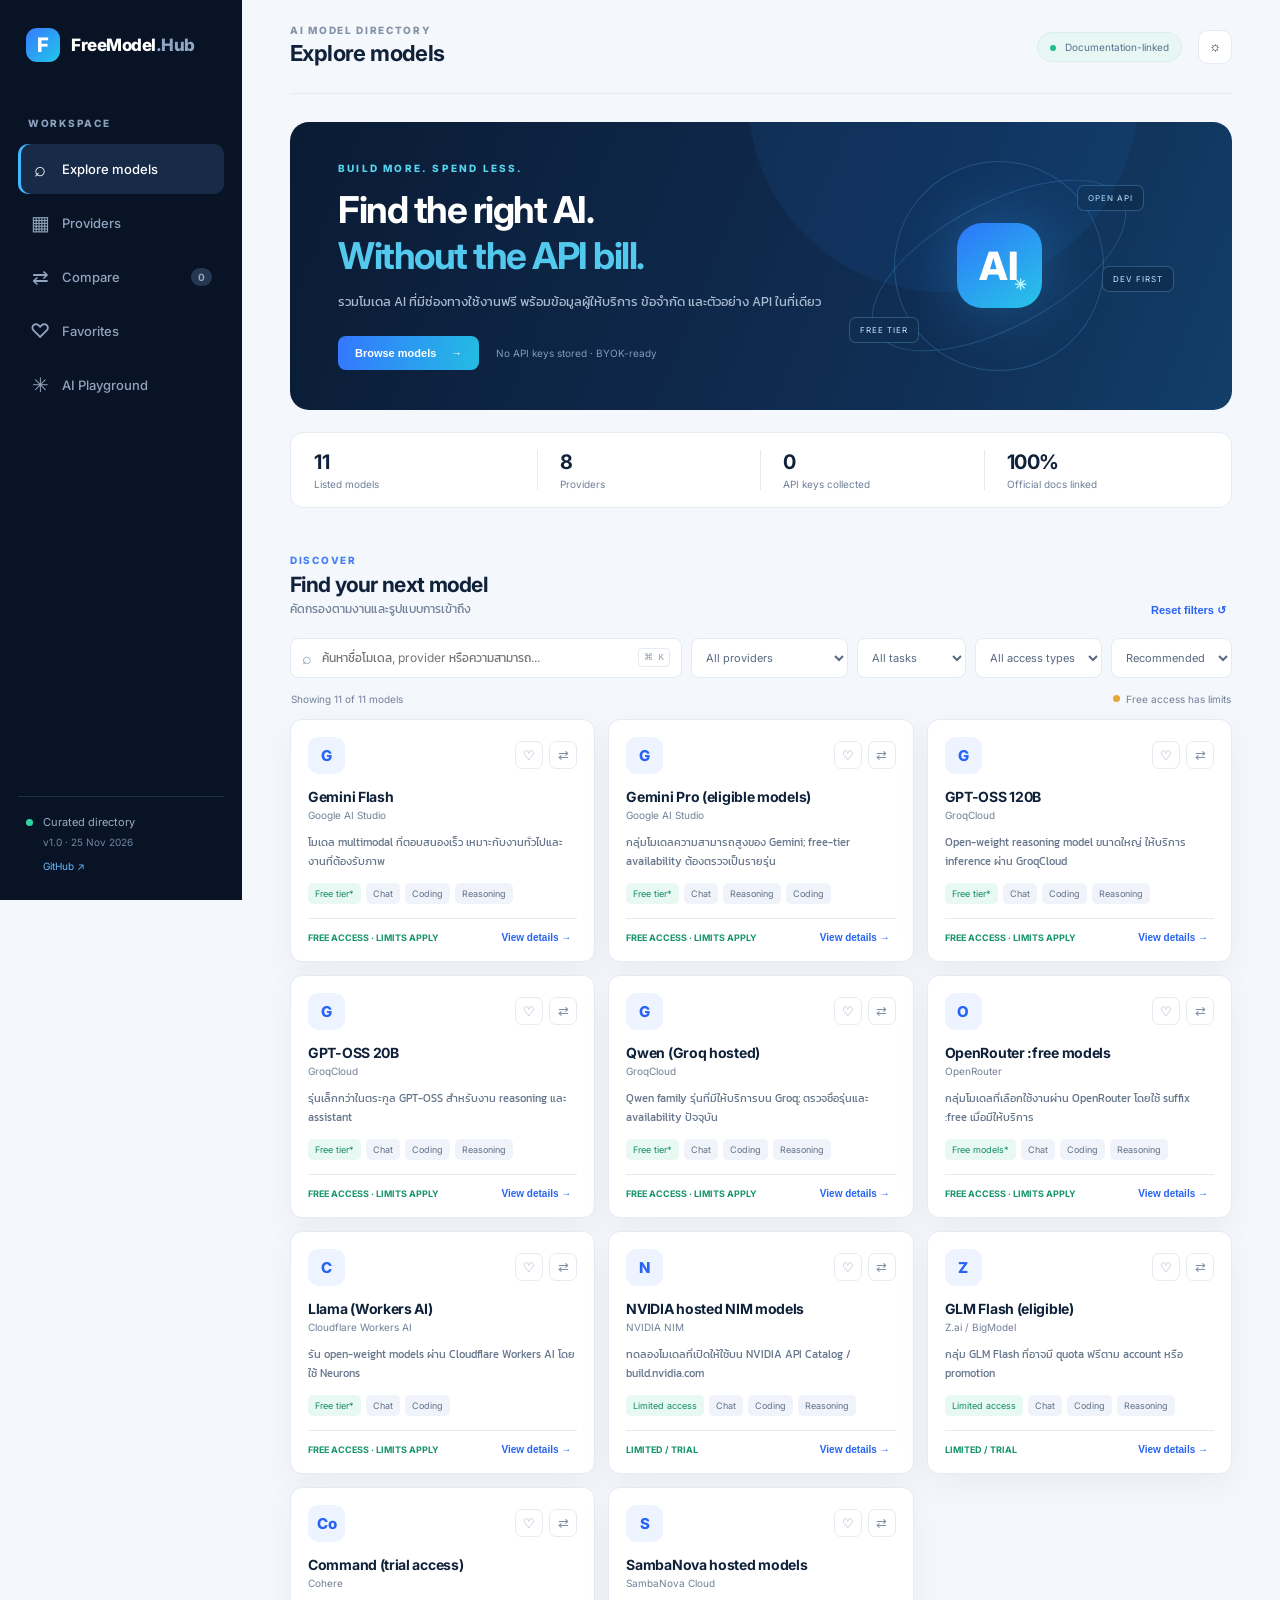
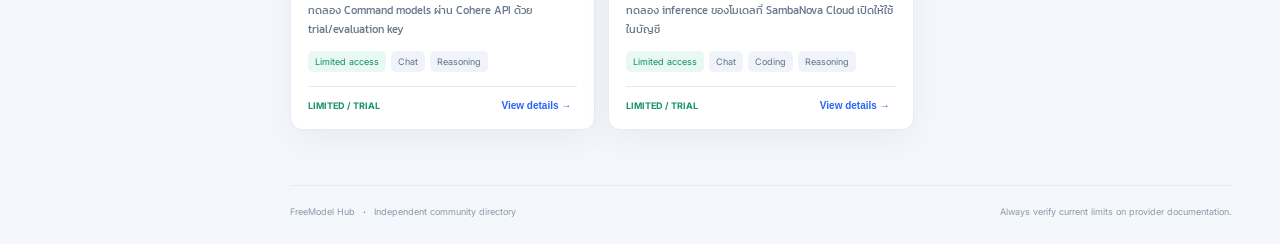
<file: index.html>
<!doctype html>
<html lang="th">
<head>
<meta charset="UTF-8"><meta name="viewport" content="width=device-width, initial-scale=1">
<meta name="theme-color" content="#081426"><meta name="description" content="ค้นหาและเปรียบเทียบ AI models ที่มี free tier พร้อม API และเอกสารทางการ">
<title>FreeModel Hub — Discover free AI APIs</title><link rel="preconnect" href="https://fonts.googleapis.com"><link rel="preconnect" href="https://fonts.gstatic.com" crossorigin><link href="https://fonts.googleapis.com/css2?family=Kanit:wght@300;400;500;600;700&family=Inter:wght@400;500;600;700;800&display=swap" rel="stylesheet"><link rel="stylesheet" href="styles.css">
</head>
<body><div class="app-shell">
<aside class="sidebar"><a class="brand" href="#"><span class="brand-mark">F</span><span>FreeModel<span class="brand-light">.Hub</span></span></a>
<div class="side-label">WORKSPACE</div><button class="nav active" data-view="explore"><span>⌕</span> Explore models</button><button class="nav" data-view="providers"><span>▦</span> Providers</button><button class="nav" data-view="compare"><span>⇄</span> Compare <b id="compare-count">0</b></button><button class="nav" data-view="saved"><span>♡</span> Favorites</button><a class="nav" href="playground.html" style="text-decoration:none"><span>✳</span> AI Playground</a>
<div class="side-bottom"><div class="status-dot"></div><span>Curated directory</span><small>v1.0 · 25 Nov 2026</small><a href="https://github.com/IAMAN1/FreeModel-Hub" target="_blank" rel="noreferrer">GitHub ↗</a></div></aside>
<main class="main"><header class="topbar"><div><div class="eyebrow">AI MODEL DIRECTORY</div><h1 id="page-title">Explore models</h1></div><div class="top-actions"><span class="live-pill"><i></i> Documentation-linked</span><button class="theme-btn" id="theme-toggle" aria-label="Toggle theme">☼</button></div></header>
<section class="hero"><div class="hero-copy"><div class="hero-kicker">BUILD MORE. SPEND LESS.</div><h2>Find the right AI.<br><em>Without the API bill.</em></h2><p>รวมโมเดล AI ที่มีช่องทางใช้งานฟรี พร้อมข้อมูลผู้ให้บริการ ข้อจำกัด และตัวอย่าง API ในที่เดียว</p><div class="hero-actions"><button class="primary" id="browse-btn">Browse models <span>→</span></button><span class="hero-note">No API keys stored · BYOK-ready</span></div></div><div class="hero-art"><div class="orbit orbit-one"></div><div class="orbit orbit-two"></div><div class="core">AI<span>✳</span></div><div class="float-tag tag-a">OPEN API</div><div class="float-tag tag-b">FREE TIER</div><div class="float-tag tag-c">DEV FIRST</div></div></section>
<section class="stats"><div><strong id="model-total">—</strong><span>Listed models</span></div><div><strong id="provider-total">—</strong><span>Providers</span></div><div><strong>0</strong><span>API keys collected</span></div><div><strong>100%</strong><span>Official docs linked</span></div></section>
<section class="content-area" id="explore-view"><div class="section-heading"><div><div class="eyebrow">DISCOVER</div><h2>Find your next model</h2><p>คัดกรองตามงานและรูปแบบการเข้าถึง</p></div><button class="text-btn" id="reset-filters">Reset filters ↺</button></div>
<div class="toolbar"><label class="search"><span>⌕</span><input id="search" placeholder="ค้นหาชื่อโมเดล, provider หรือความสามารถ..." autocomplete="off"><kbd>⌘ K</kbd></label><select id="provider-filter"><option value="">All providers</option></select><select id="task-filter"><option value="">All tasks</option><option>Chat</option><option>Coding</option><option>Reasoning</option><option>Vision</option><option>Audio</option><option>Embeddings</option></select><select id="access-filter"><option value="">All access types</option><option value="hosted">Hosted free tier</option><option value="aggregator">Aggregator</option><option value="open">Open weights</option><option value="trial">Trial / limited</option></select><select id="sort"><option value="recommended">Recommended</option><option value="name">Name A–Z</option><option value="provider">Provider</option></select></div>
<div class="results-line"><span id="result-count">Showing models</span><span class="legend"><i></i> Free access has limits</span></div><div class="model-grid" id="model-grid"></div><div class="empty hidden" id="empty">No models match these filters. Try changing your search.</div></section>
<section class="content-area hidden" id="providers-view"><div class="section-heading"><div><div class="eyebrow">ECOSYSTEM</div><h2>Provider directory</h2><p>แพลตฟอร์มที่มี free tier, free access หรือ trial ตามเงื่อนไข</p></div></div><div class="provider-grid" id="provider-grid"></div></section>
<section class="content-area hidden" id="saved-view"><div class="section-heading"><div><div class="eyebrow">YOUR COLLECTION</div><h2>Favorite models</h2><p>บันทึกไว้ในเบราว์เซอร์ของคุณเท่านั้น</p></div></div><div class="model-grid" id="saved-grid"></div></section>
<section class="content-area hidden" id="compare-view"><div class="section-heading"><div><div class="eyebrow">SIDE BY SIDE</div><h2>Compare models</h2><p>เลือกโมเดลจากหน้า Explore ได้สูงสุด 3 รายการ</p></div><button class="text-btn" id="clear-compare">Clear all</button></div><div id="compare-table-wrap"></div></section>
<footer><span>FreeModel Hub <b>·</b> Independent community directory</span><span>Always verify current limits on provider documentation.</span></footer>
</main></div>
<div class="modal-backdrop hidden" id="modal"><article class="modal"><button class="modal-close" id="modal-close">×</button><div id="modal-content"></div></article></div>
<div class="toast" id="toast"></div><script src="app.js"></script></body></html>
</file>
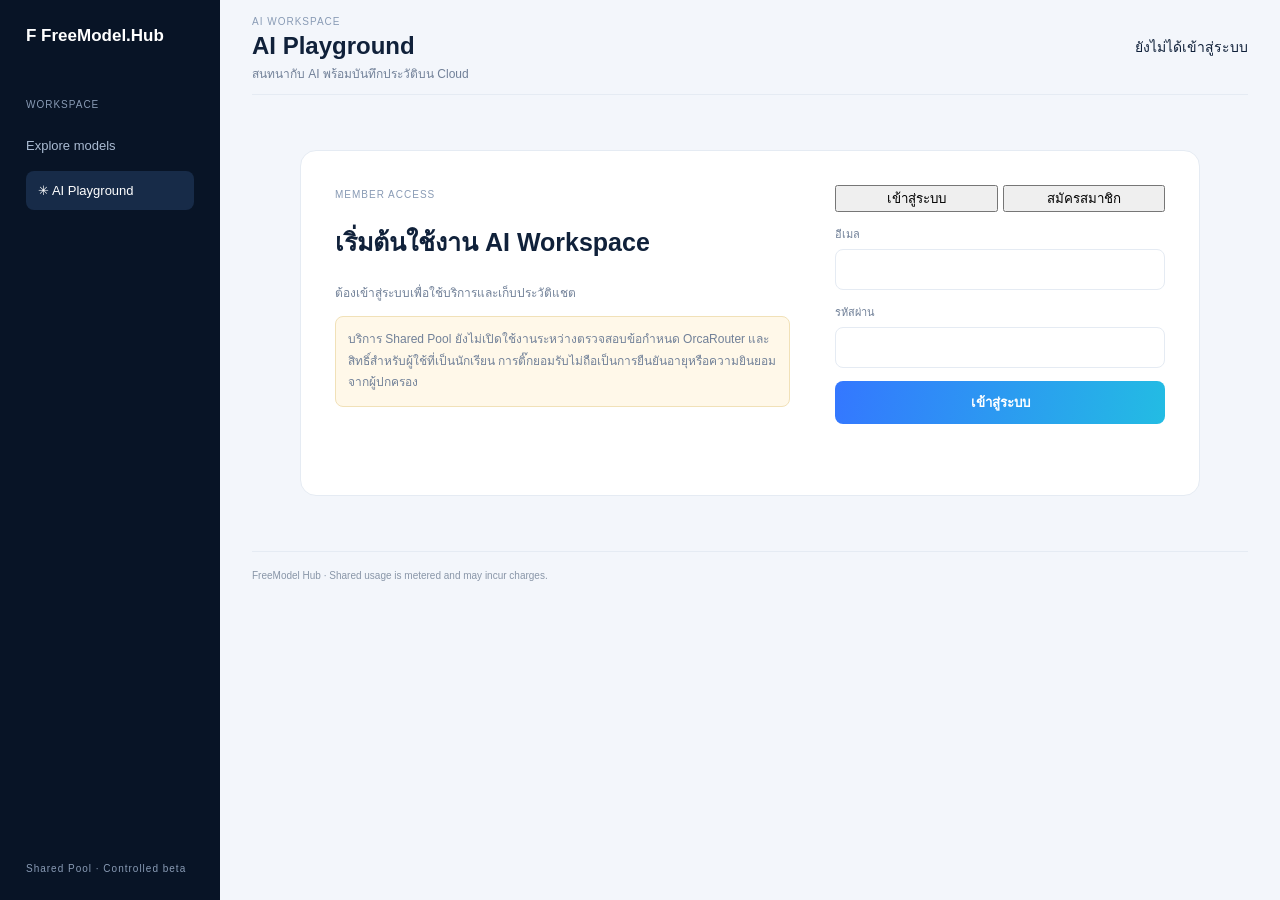
<file: playground.html>
<!doctype html><html lang="th"><head><meta charset="UTF-8"><meta name="viewport" content="width=device-width,initial-scale=1"><title>AI Playground — FreeModel Hub</title><link rel="stylesheet" href="playground.css"></head><body><aside><a href="index.html">F FreeModel.Hub</a><p>WORKSPACE</p><a href="index.html">Explore models</a><a class="active" href="playground.html">✳ AI Playground</a><small>Shared Pool · Controlled beta</small></aside><main><header><div><small>AI WORKSPACE</small><h1>AI Playground</h1><p>สนทนากับ AI พร้อมบันทึกประวัติบน Cloud</p></div><span id="account">ยังไม่ได้เข้าสู่ระบบ</span><button id="logout" class="hidden">ออกจากระบบ</button></header><section id="auth" class="auth"><div><small>MEMBER ACCESS</small><h2>เริ่มต้นใช้งาน AI Workspace</h2><p>ต้องเข้าสู่ระบบเพื่อใช้บริการและเก็บประวัติแชต</p><div class="notice">บริการ Shared Pool ยังไม่เปิดใช้งานระหว่างตรวจสอบข้อกำหนด OrcaRouter และสิทธิ์สำหรับผู้ใช้ที่เป็นนักเรียน การติ๊กยอมรับไม่ถือเป็นการยืนยันอายุหรือความยินยอมจากผู้ปกครอง</div></div><form id="authform"><div class="tabs"><button type="button" data-mode="login" class="sel">เข้าสู่ระบบ</button><button type="button" data-mode="signup">สมัครสมาชิก</button></div><label>อีเมล<input id="email" type="email" required></label><label>รหัสผ่าน<input id="password" type="password" minlength="8" required></label><label id="consent" class="hidden"><input id="guardian" type="checkbox"> ฉันรับทราบว่าบัญชีต้องผ่านการตรวจสอบอายุและความยินยอมตามข้อกำหนดก่อนผู้ดูแลอนุมัติ</label><button class="primary" id="authsubmit">เข้าสู่ระบบ</button><p id="authmsg"></p></form></section><section id="app" class="app hidden"><nav><div class="navhead">ประวัติแชต <button id="new">＋</button></div><div id="history"></div><small>โควตา 15 คำขอ/ชั่วโมง</small></nav><article><div class="chathead"><b id="title">แชตใหม่</b><span id="status">POOL DISABLED</span></div><div class="notice" id="poolnotice">Shared Pool ยังไม่เปิดให้บริการ ผู้ดูแลต้องตั้งค่า API key และงบประมาณก่อน</div><div id="messages"><div class="welcome"><h2>What would you like to build?</h2><p>ถามคำถาม เขียนโค้ด หรือช่วยวิเคราะห์ไอเดียของคุณ</p></div></div><form id="chatform"><textarea id="prompt" maxlength="12000" placeholder="ส่งข้อความถึง AI..." disabled></textarea><div><small>อย่าส่งรหัสผ่านหรือข้อมูลลับ</small><button class="primary" id="send" disabled>ส่งข้อความ ↑</button></div></form></article></section><footer>FreeModel Hub · Shared usage is metered and may incur charges.</footer></main><script type="module" src="playground.js"></script></body></html>
</file>
<file: styles.css>
:root{--bg:#f4f7fb;--surface:#fff;--ink:#10213a;--muted:#718098;--line:#e5ebf3;--blue:#2764f5;--cyan:#21c7e8;--navy:#081426;--soft:#edf3ff;--shadow:0 12px 36px #1d35570c}*{box-sizing:border-box}body{margin:0;background:var(--bg);color:var(--ink);font-family:Inter,Kanit,sans-serif}.app-shell{min-height:100vh}.sidebar{position:fixed;inset:0 auto 0 0;width:242px;background:var(--navy);color:#dce7f7;padding:28px 18px;display:flex;flex-direction:column;z-index:4}.brand{display:flex;align-items:center;gap:11px;color:#fff;text-decoration:none;font-weight:800;font-size:17px;letter-spacing:-.5px;margin:0 8px 55px}.brand-mark{width:34px;height:34px;border-radius:11px;background:linear-gradient(135deg,#367bff,#21c7e8);display:grid;place-items:center;font-size:20px}.brand-light{color:#8fa6c5}.side-label,.eyebrow{font-size:10px;font-weight:800;letter-spacing:1.7px;color:#8ca0bd}.side-label{margin:0 10px 13px}.nav{border:0;background:none;color:#91a3bd;text-align:left;padding:13px 12px;border-radius:10px;font:500 13px Inter,Kanit;display:flex;align-items:center;gap:12px;cursor:pointer;margin:2px 0}.nav span{font-size:20px;width:20px;text-align:center}.nav b{margin-left:auto;font-size:10px;background:#243854;padding:3px 7px;border-radius:20px}.nav:hover,.nav.active{background:#172b48;color:#fff}.nav.active{box-shadow:inset 3px 0 #42b7ff}.side-bottom{margin-top:auto;border-top:1px solid #1e304a;padding:18px 8px 0;display:grid;grid-template-columns:10px 1fr;gap:7px;align-items:center;color:#9aacc4;font-size:11px}.side-bottom small,.side-bottom a{grid-column:2;color:#7187a4;font-size:10px}.side-bottom a{color:#66baff;text-decoration:none;margin-top:5px}.status-dot,.legend i{width:7px;height:7px;border-radius:50%;background:#30d6a0;display:inline-block}.main{margin-left:242px;padding:0 48px;max-width:1800px}.topbar{height:94px;display:flex;justify-content:space-between;align-items:center;border-bottom:1px solid var(--line)}.topbar h1{font-size:22px;margin:4px 0;font-weight:700;letter-spacing:-.6px}.topbar .eyebrow{color:#8492a8}.top-actions{display:flex;align-items:center;gap:16px}.live-pill{font-size:10px;color:#56718d;background:#e9f7f4;border:1px solid #d6f0e9;border-radius:30px;padding:8px 12px}.live-pill i{display:inline-block;width:6px;height:6px;background:#21bd8c;border-radius:50%;margin-right:6px}.theme-btn{width:34px;height:34px;border:1px solid var(--line);border-radius:10px;background:var(--surface);color:var(--ink);cursor:pointer}.hero{margin:28px 0 22px;border-radius:19px;min-height:285px;padding:40px 48px;background:linear-gradient(112deg,#0a1b34 0%,#102d53 65%,#123e68 100%);color:white;display:flex;justify-content:space-between;overflow:hidden;position:relative}.hero:after{content:"";position:absolute;width:390px;height:390px;border-radius:50%;background:#1c74d21b;right:10%;top:-220px}.hero-copy{max-width:560px;position:relative;z-index:1}.hero-kicker{font-size:10px;letter-spacing:2.2px;color:#55d5ee;font-weight:800}.hero h2{font-size:37px;line-height:1.25;letter-spacing:-1.5px;margin:13px 0 10px}.hero h2 em{font-style:normal;color:#54c9ee}.hero p{font-family:Kanit,sans-serif;font-size:13px;color:#a9bad0;max-width:510px;line-height:1.8;margin:0}.hero-actions{display:flex;align-items:center;gap:17px;margin-top:23px}.primary{background:linear-gradient(100deg,#3477ff,#23bce3);border:0;border-radius:8px;padding:11px 17px;color:#fff;font-weight:700;font-size:11px;cursor:pointer}.primary span{margin-left:12px}.hero-note{font-size:10px;color:#8299b7}.hero-art{width:300px;position:relative;display:grid;place-items:center;margin-right:35px}.orbit{position:absolute;border:1px solid #4a9bd34d;border-radius:50%;transform:rotate(-28deg)}.orbit-one{width:210px;height:210px}.orbit-two{width:280px;height:125px}.core{width:85px;height:85px;border-radius:25px;background:linear-gradient(145deg,#2d76fa,#27c5e8);box-shadow:0 0 60px #30a8ff55;display:grid;place-items:center;font-size:39px;font-weight:800;z-index:1}.core span{font-size:15px;position:absolute;margin:37px 0 0 43px;color:#b8f6ff}.float-tag{position:absolute;border:1px solid #75b8e34d;background:#102e50d9;padding:7px 10px;border-radius:7px;font-size:8px;letter-spacing:1px;color:#c4e9ff}.tag-a{top:23px;right:5px}.tag-b{bottom:27px;left:0}.tag-c{top:50%;right:-25px}.stats{display:grid;grid-template-columns:repeat(4,1fr);background:var(--surface);border:1px solid var(--line);border-radius:13px;margin-bottom:46px;padding:17px 23px}.stats div{display:flex;flex-direction:column;gap:4px;border-right:1px solid var(--line);padding-left:22px}.stats div:first-child{padding-left:0}.stats div:last-child{border:0}.stats strong{font-size:20px;letter-spacing:-.5px}.stats span{font-size:10px;color:var(--muted)}.content-area{padding-bottom:55px}.section-heading{display:flex;justify-content:space-between;align-items:end;margin-bottom:20px}.section-heading .eyebrow{color:#4481f6}.section-heading h2{font-size:21px;margin:6px 0 3px;letter-spacing:-.7px}.section-heading p{font-family:Kanit,sans-serif;color:var(--muted);font-size:12px;margin:0}.text-btn{border:0;background:none;color:var(--blue);font-weight:600;font-size:11px;cursor:pointer}.toolbar{display:flex;gap:9px;flex-wrap:wrap;margin-bottom:15px}.search{height:40px;flex:1;min-width:230px;background:var(--surface);border:1px solid var(--line);border-radius:8px;display:flex;align-items:center;padding:0 11px;gap:8px;color:#8b9ab0}.search input{border:0;outline:0;flex:1;min-width:0;background:none;color:var(--ink);font:12px Inter,Kanit}.search kbd{font-size:9px;border:1px solid var(--line);padding:3px 5px;border-radius:4px}.toolbar select{height:40px;background:var(--surface);border:1px solid var(--line);border-radius:8px;color:#586980;padding:0 10px;font:11px Inter,Kanit;outline:none}.results-line{display:flex;justify-content:space-between;align-items:center;color:var(--muted);font-size:10px;margin:14px 1px}.legend{display:flex;align-items:center;gap:6px}.legend i{background:#e5a63a}.model-grid,.provider-grid{display:grid;grid-template-columns:repeat(3,minmax(0,1fr));gap:13px}.model-card,.provider-card{background:var(--surface);border:1px solid var(--line);border-radius:12px;padding:17px;transition:.18s;box-shadow:var(--shadow);min-width:0}.model-card:hover,.provider-card:hover{transform:translateY(-2px);border-color:#bfd2fb;box-shadow:0 13px 30px #2452a20e}.card-top{display:flex;align-items:center;justify-content:space-between}.provider-logo{width:37px;height:37px;border-radius:11px;background:var(--soft);color:#2764f5;display:grid;place-items:center;font-size:15px;font-weight:800}.card-actions{display:flex;gap:6px}.icon-btn{width:28px;height:28px;border:1px solid var(--line);border-radius:7px;background:var(--surface);color:#8290a5;cursor:pointer}.icon-btn.selected{color:#f05c87;background:#fff0f4;border-color:#ffd4e1}.model-card h3{font-size:14px;margin:14px 0 4px;letter-spacing:-.3px}.provider-name{font-size:10px;color:var(--muted)}.description{font-family:Kanit,sans-serif;color:#64748a;font-size:11px;line-height:1.7;min-height:38px;margin:12px 0}.tags{display:flex;gap:5px;flex-wrap:wrap}.tag{font-size:9px;border-radius:5px;padding:5px 7px;background:#f0f4fa;color:#61718a}.tag.free{background:#e8f8f2;color:#138c68}.card-foot{display:flex;justify-content:space-between;align-items:center;border-top:1px solid var(--line);margin-top:14px;padding-top:12px}.access-label{font-size:9px;color:#15946e;font-weight:700}.details-btn{border:0;background:none;color:var(--blue);font-size:10px;font-weight:700;cursor:pointer}.empty{padding:50px;text-align:center;color:var(--muted);font-size:13px}.provider-card h3{font-size:14px;margin:13px 0 5px}.provider-card p{font:11px/1.7 Kanit;color:var(--muted);min-height:40px}.provider-card a,.doc-link{font-size:10px;color:var(--blue);text-decoration:none;font-weight:600}.provider-meta{font-size:9px;color:#15946e;margin:10px 0}.compare-table{width:100%;border-collapse:collapse;background:var(--surface);border:1px solid var(--line);font-size:11px;border-radius:12px;overflow:hidden}.compare-table th,.compare-table td{text-align:left;padding:14px;border-bottom:1px solid var(--line);vertical-align:top}.compare-table th{background:#f6f8fc;color:#52627b}.compare-table td:first-child{color:var(--muted);font-weight:600;width:150px}.compare-empty{padding:35px;border:1px dashed #cbd6e5;border-radius:12px;color:var(--muted);font-size:12px;text-align:center}.modal-backdrop{position:fixed;inset:0;background:#071426a8;z-index:10;display:grid;place-items:center;padding:20px}.modal{width:min(680px,100%);max-height:90vh;overflow:auto;background:var(--surface);border-radius:16px;padding:28px;position:relative;box-shadow:0 30px 90px #0004}.modal-close{position:absolute;right:17px;top:14px;border:0;background:none;color:var(--muted);font-size:24px;cursor:pointer}.modal h2{font-size:22px;margin:10px 0 4px}.modal h4{font-size:11px;margin:21px 0 8px}.modal p,.modal li{font:12px/1.8 Kanit;color:var(--muted)}.modal ul{padding-left:18px}.detail-head{display:flex;gap:13px;align-items:center}.detail-head .provider-logo{width:48px;height:48px}.codebox{background:#09182b;color:#d9e8ff;border-radius:9px;padding:14px;font:10px/1.7 monospace;white-space:pre-wrap;overflow:auto}.copy-btn{float:right;background:#203b5d;color:#d9e8ff;border:0;padding:6px 9px;border-radius:5px;font-size:9px;cursor:pointer}.modal-links{display:flex;gap:15px;flex-wrap:wrap;margin-top:14px}.toast{position:fixed;bottom:25px;left:50%;transform:translate(-50%,20px);opacity:0;background:#10213a;color:white;padding:10px 16px;border-radius:8px;font-size:11px;transition:.2s;z-index:20;pointer-events:none}.toast.show{opacity:1;transform:translate(-50%,0)}footer{border-top:1px solid var(--line);padding:20px 0 27px;display:flex;justify-content:space-between;color:#8b98aa;font-size:9px}footer b{color:#4b8bff;margin:0 5px}.hidden{display:none!important}body.dark{--bg:#0c1626;--surface:#132238;--ink:#e4edf9;--muted:#91a2ba;--line:#263950;--soft:#1d3554;--shadow:0 12px 36px #0002}body.dark .tag{background:#20334c;color:#b3c5dc}body.dark .stats,body.dark .model-card,body.dark .provider-card{box-shadow:none}body.dark .compare-table th{background:#1b3049}body.dark .compare-table{color:var(--ink)}body.dark .toolbar select{color:#b3c5dc}body.dark .search kbd{border-color:#31455e}@media(max-width:1100px){.main{padding:0 28px}.model-grid,.provider-grid{grid-template-columns:repeat(2,minmax(0,1fr))}.hero-art{margin-right:0}}@media(max-width:760px){.sidebar{width:62px;padding:18px 8px}.brand{margin:0 5px 40px}.brand>span:last-child,.side-label,.nav:not(.active),.nav.active{font-size:0}.nav{justify-content:center;padding:12px 0}.nav span{font-size:19px}.nav b,.side-bottom{display:none}.main{margin-left:62px;padding:0 17px}.topbar{height:75px}.live-pill{display:none}.hero{padding:28px 23px;min-height:250px}.hero h2{font-size:29px}.hero-art{display:none}.stats{grid-template-columns:repeat(2,1fr);gap:15px}.stats div{padding-left:10px}.stats div:nth-child(2){border:0}.stats div:nth-child(3){padding-left:0}.model-grid,.provider-grid{grid-template-columns:1fr}.toolbar select{flex:1}.section-heading h2{font-size:18px}footer{gap:8px;flex-direction:column}.modal{padding:23px 18px}}
</file>
<file: playground.css>
:root{--navy:#081426;--blue:#2764f5;--line:#e5ebf3;--muted:#718098}*{box-sizing:border-box}body{margin:0;background:#f3f6fb;color:#10213a;font:14px Inter,Arial,sans-serif}aside{position:fixed;inset:0 auto 0 0;width:220px;background:var(--navy);color:white;padding:26px;display:flex;flex-direction:column;gap:18px}aside a{color:#aabbd2;text-decoration:none;font-size:13px}aside a:first-child{color:white;font-weight:800;font-size:17px;margin-bottom:25px}aside p,small{font-size:10px;letter-spacing:1px;color:#899bb5}aside .active{background:#172b48;color:white;padding:12px;border-radius:8px}aside small{margin-top:auto}main{margin-left:220px;padding:0 32px}header{height:95px;border-bottom:1px solid var(--line);display:flex;align-items:center;justify-content:space-between}header h1{margin:4px 0;font-size:24px}header p{margin:0;color:var(--muted);font-size:12px}.auth{max-width:900px;margin:55px auto;background:white;border:1px solid var(--line);border-radius:16px;padding:34px;display:grid;grid-template-columns:1fr 330px;gap:45px}.auth h2{font-size:25px}.auth p,.notice{color:var(--muted);font-size:12px;line-height:1.8}.notice{padding:12px;background:#fff8e9;border:1px solid #f1e1b8;border-radius:8px}.auth form{display:flex;flex-direction:column;gap:13px}.tabs{display:flex;gap:5px}.tabs button{flex:1}.auth label{font-size:11px;color:var(--muted)}input:not([type=checkbox]){display:block;width:100%;padding:12px;border:1px solid var(--line);border-radius:8px;margin-top:6px}.primary{background:linear-gradient(100deg,#3477ff,#23bce3);border:0;border-radius:8px;padding:11px 16px;color:white;font-weight:bold;cursor:pointer}.app{height:calc(100vh - 145px);min-height:550px;margin:22px 0;display:grid;grid-template-columns:230px 1fr;gap:14px}.app nav,article{background:white;border:1px solid var(--line);border-radius:12px;min-height:0;padding:14px}.app nav{display:flex;flex-direction:column}.navhead{display:flex;justify-content:space-between;font-weight:bold}.navhead button{border:0;color:var(--blue);font-size:20px}#history{flex:1;overflow:auto}.historyitem{display:block;width:100%;text-align:left;border:0;background:#f2f6fc;padding:10px;margin:5px 0;border-radius:7px;cursor:pointer}.app nav small{margin-top:auto;color:var(--muted)}article{display:flex;flex-direction:column;overflow:hidden}.chathead{display:flex;justify-content:space-between;padding:8px 4px 15px;border-bottom:1px solid var(--line)}#status{font-size:9px;color:#a76a12;background:#fff4dd;padding:7px;border-radius:20px}#messages{flex:1;overflow:auto;padding:20px;display:flex;flex-direction:column;gap:14px}.welcome{text-align:center;margin:auto;color:var(--muted)}.bubble{max-width:82%;padding:12px 14px;border-radius:12px;white-space:pre-wrap;overflow-wrap:anywhere;line-height:1.7}.user{align-self:flex-end;background:#eaf1ff;color:#173c80}.assistant{align-self:flex-start;background:#f3f6fa}.error{background:#fff0ef;color:#a23e38}#chatform{border-top:1px solid var(--line);padding-top:12px}textarea{width:100%;height:60px;border:0;outline:0;resize:vertical;font:13px Arial}#chatform div{display:flex;justify-content:space-between;align-items:center}#chatform small{color:#98a4b4}button:disabled{opacity:.45}.hidden{display:none!important}footer{padding:18px 0;color:#8996a8;font-size:10px;border-top:1px solid var(--line)}@media(max-width:800px){aside{width:58px;padding:12px}aside a:first-child{font-size:0}aside p,aside small,aside a:not(:first-child){font-size:0}main{margin-left:58px;padding:0 12px}.auth{grid-template-columns:1fr;padding:22px}.app{grid-template-columns:1fr;height:auto}.app nav{max-height:145px}.app article{min-height:530px}header{height:80px}}
</file>
